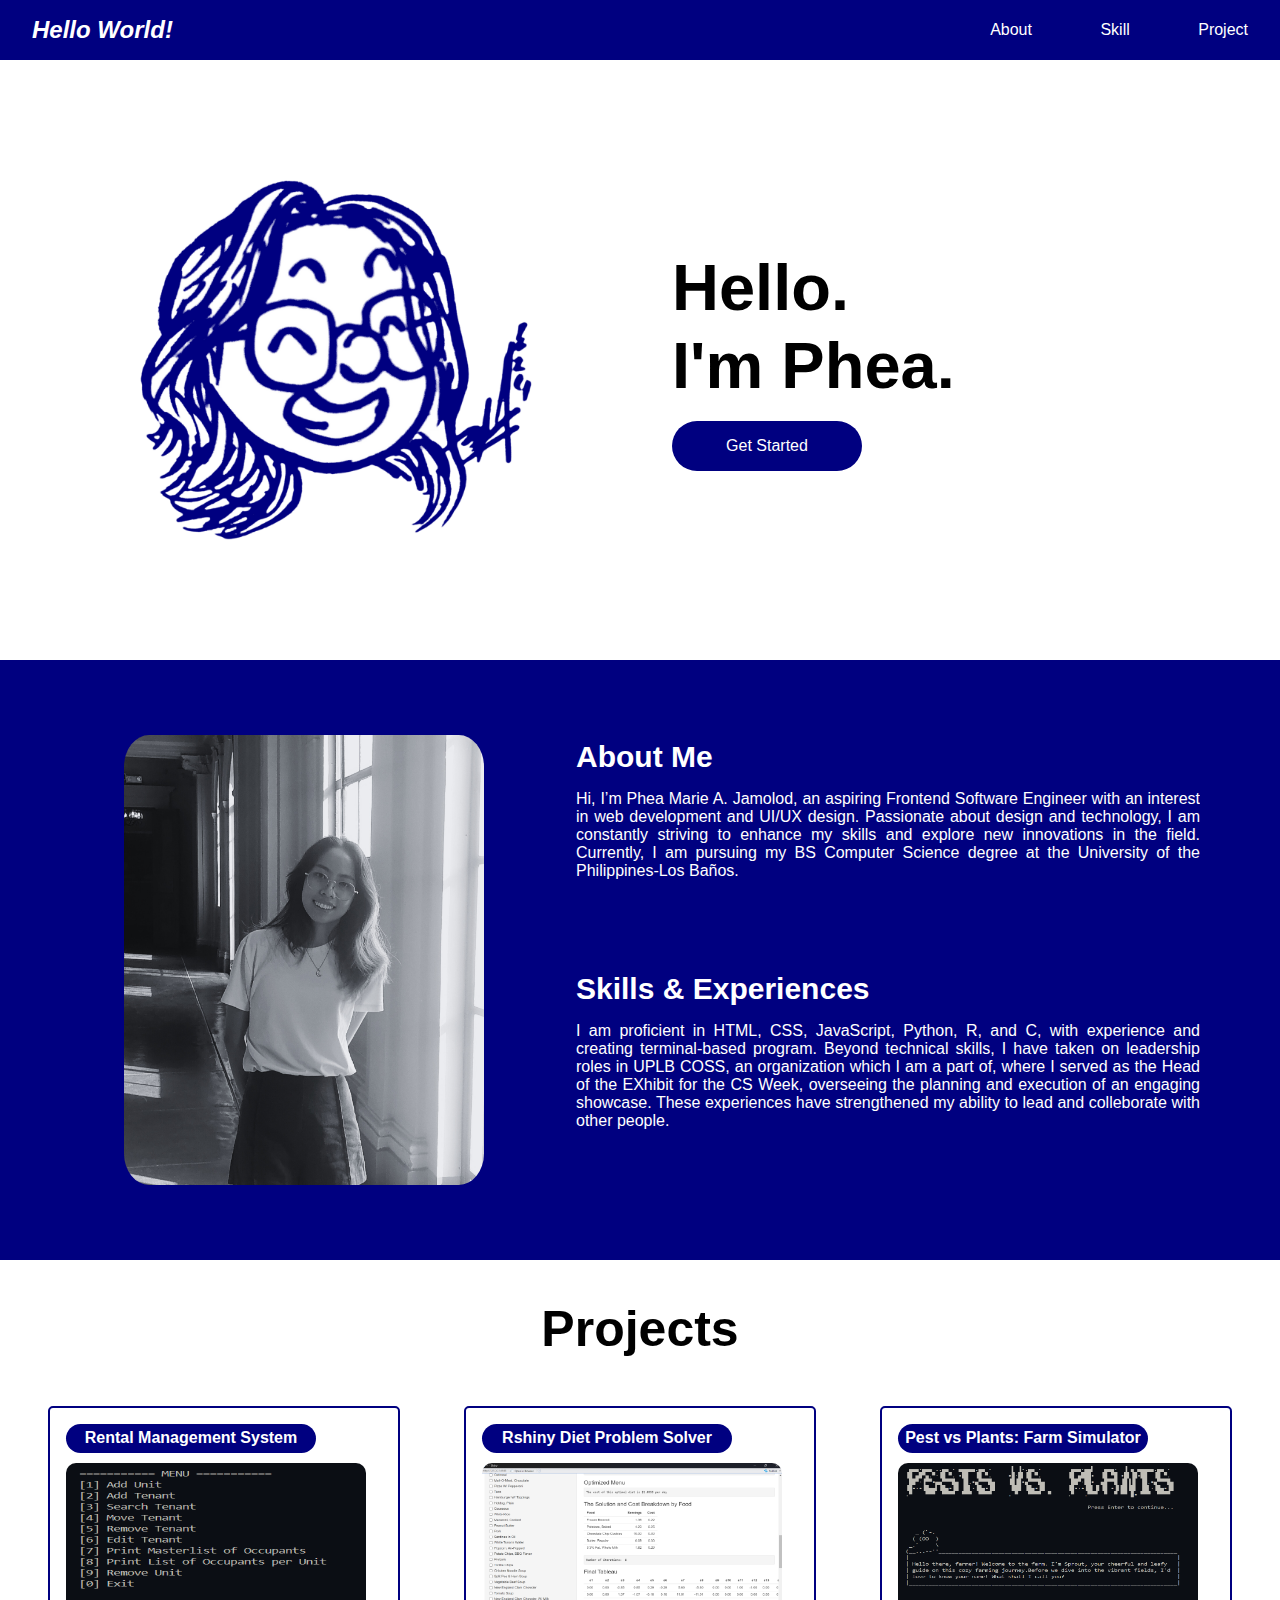
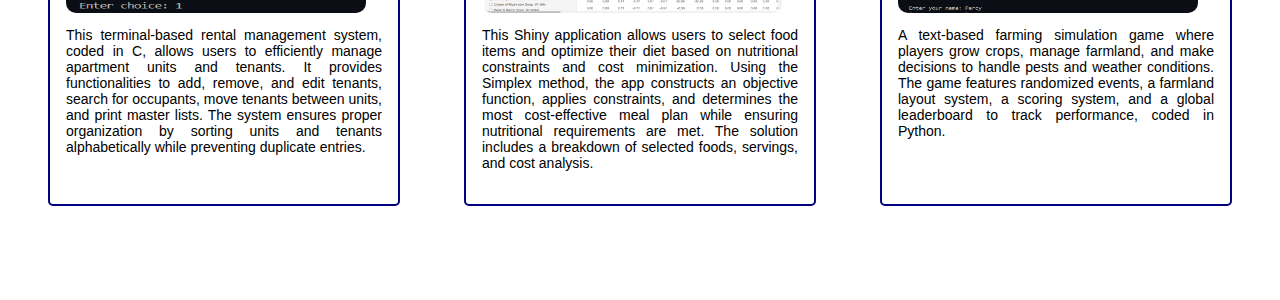
<file: index.html>
<!DOCTYPE html>
<html lang="en">

<head>
    <meta charset="UTF-8">
    <meta name="viewport" content="width=device-width, initial-scale=1.0">
    <link rel="stylesheet" href="style.css">
    <title>Phea's Portfolio</title>
</head>

<body>
    <!-- navigation bar -->
    <nav>
        <div class="logo">Hello World!</div>
        <div class="nav-items">
            <a href="#aboutMe">About</a>
            <a href="#aboutMe">Skill</a>
            <a href="#projectPage">Project</a>
        </div>
    </nav>

    <!-- cover page -->
    <section class="welcome" id="welcomePage">
        <div class="welcome-container">
            <div class="column-left">
                <img src = "icon.png" class="icon-image">
            </div>
            <div class="column-right">
                <h1 class="greeting">Hello.</h1>
                <h1 class="greeting">I'm Phea.</h1>
                <a href="#aboutMe" class="btn">Get Started</a>
            </div>
        </div>
    </section>

    <!-- about me -->
    <section class="about" id="aboutMe">
        <div class="about-container">
            <div class="about-column-left">
                <img src="self-bw.jpg" class="self-image">
            </div>
            <div class="about-column-right">
                <h1>About Me</h1>
                <p class="bio">Hi, I’m Phea Marie A. Jamolod, an aspiring Frontend Software Engineer with an interest in web development and UI/UX design. Passionate about design and technology, I am constantly striving to enhance my skills and explore new innovations in the field. Currently, I am pursuing my BS Computer Science degree at the University of the Philippines-Los Baños.
                </p>
                <h1>Skills & Experiences</h1>
                <p class="skill">I am proficient in HTML, CSS, JavaScript, Python, R, and C, with experience and creating terminal-based program. Beyond technical skills, I have taken on leadership roles in UPLB COSS, an organization which I am a part of, where I served as the Head of the EXhibit for the CS Week, overseeing the planning and execution of an engaging showcase. These experiences have strengthened my ability to lead and colleborate with other people.</p>
            </div>
        </div>
    </section>

    <!-- project page -->
    <section class="project" id="projectPage">
        <h1 class="proj-title">Projects</h1>
        <div class="proj-container">
            <div class="proj1">
                <h1>Rental Management System</h1>
                <img src="proj1.png" class="proj1-image">
                <p>This terminal-based rental management system, coded in C, allows users to efficiently manage apartment units and tenants. It provides functionalities to add, remove, and edit tenants, search for occupants, move tenants between units, and print master lists. The system ensures proper organization by sorting units and tenants alphabetically while preventing duplicate entries.</p>
                
            </div>
            <div class="proj2">
                <h1>Rshiny Diet Problem Solver</h1>
                <img src="proj2.png" class="proj2-image">
                <p>This Shiny application allows users to select food items and optimize their diet based on nutritional constraints and cost minimization. Using the Simplex method, the app constructs an objective function, applies constraints, and determines the most cost-effective meal plan while ensuring nutritional requirements are met. The solution includes a breakdown of selected foods, servings, and cost analysis.</p>
            </div>
            <div class="proj3">
                <h1>Pest vs Plants: Farm Simulator</h1>
                <img src="proj3.png" class="proj3-image">
                <p>A text-based farming simulation game where players grow crops, manage farmland, and make decisions to handle pests and weather conditions. The game features randomized events, a farmland layout system, a scoring system, and a global leaderboard to track performance, coded in Python.</p>
            </div>
        </div>
        
    </section>

</body>

</html>
</file>
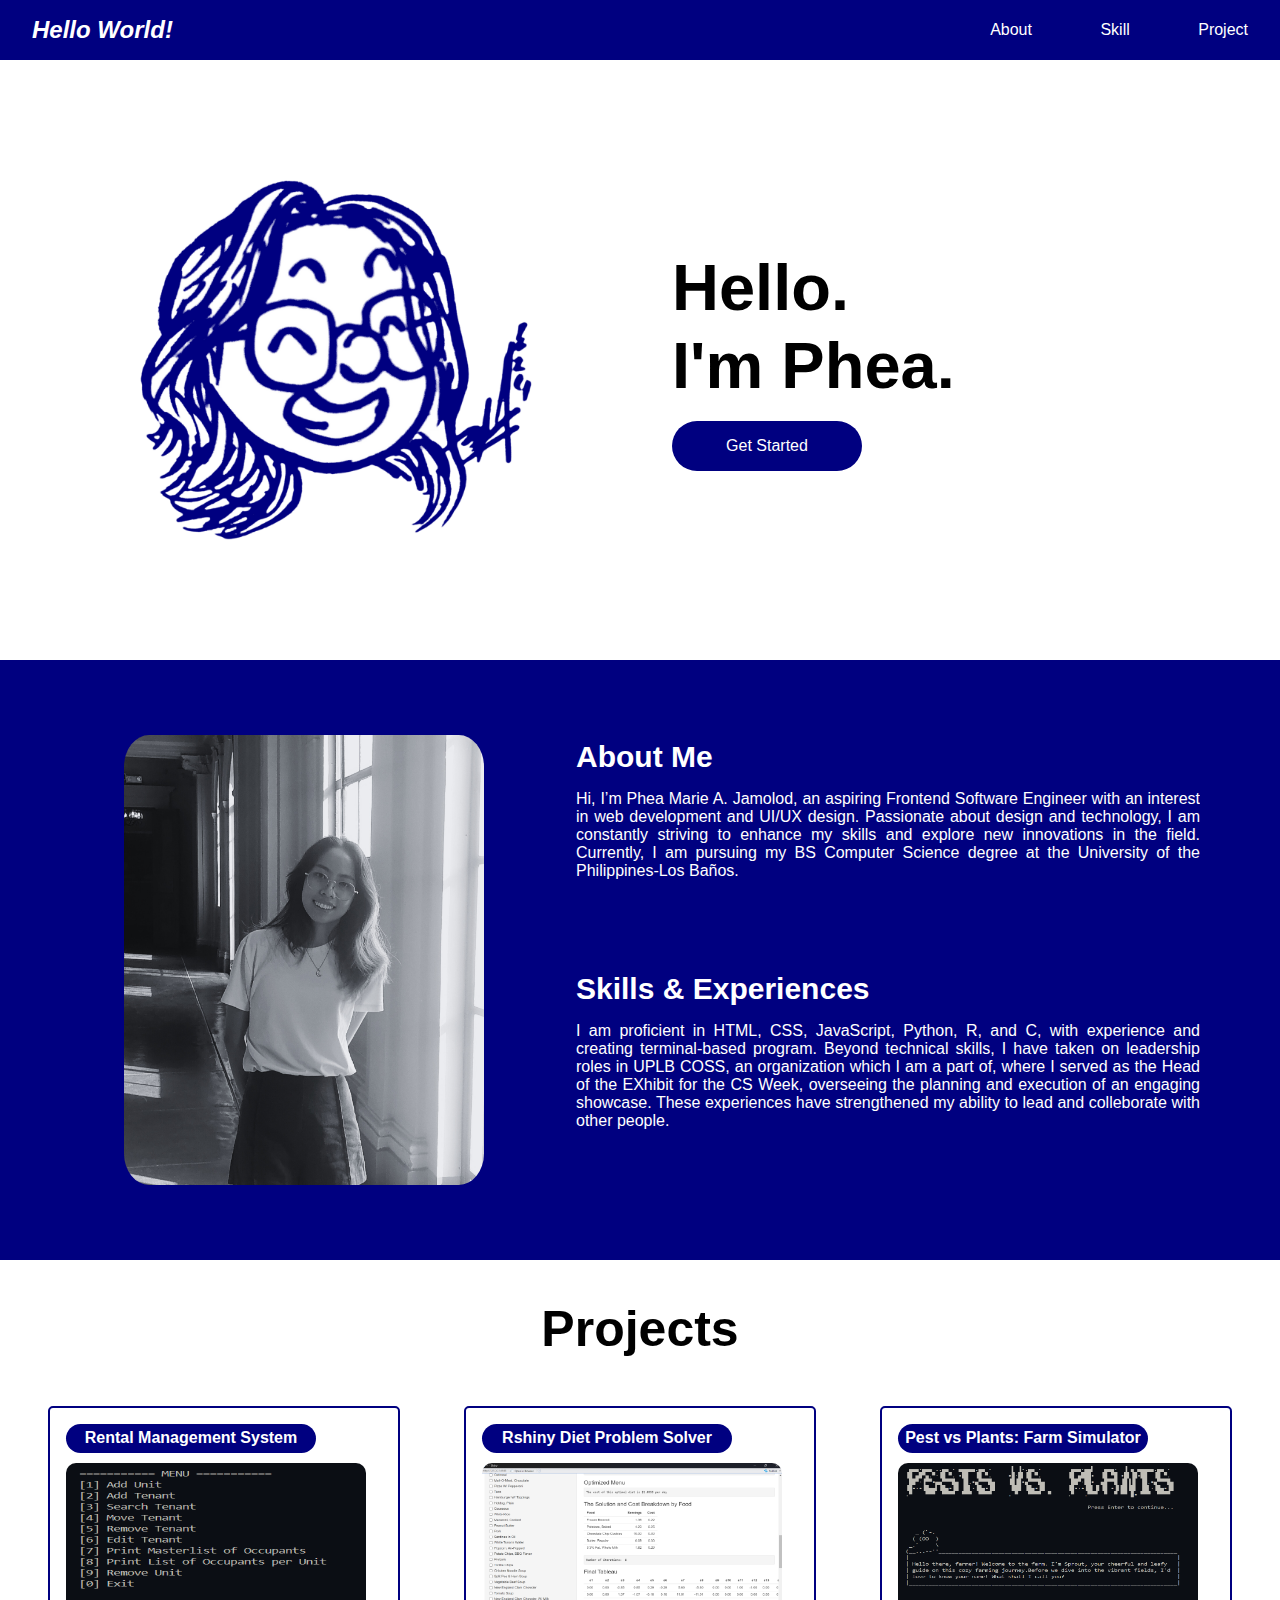
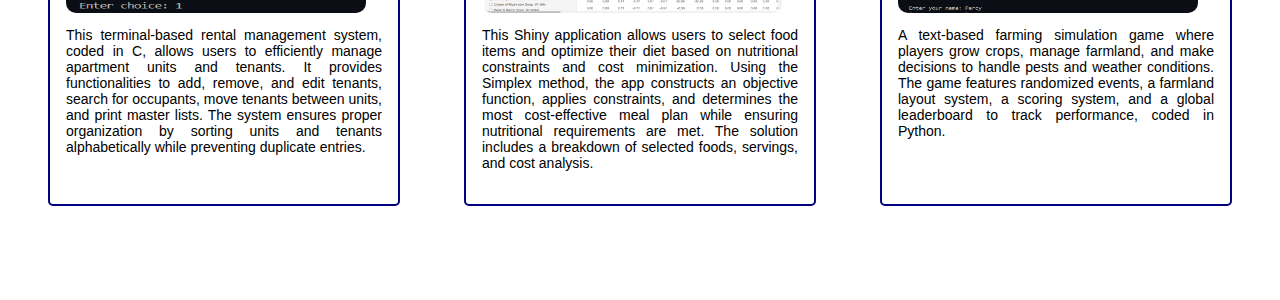
<file: Jamolod02_CMSC100.html>
<!DOCTYPE html>
<html lang="en">

<head>
    <meta charset="UTF-8">
    <meta name="viewport" content="width=device-width, initial-scale=1.0">
    <link rel="stylesheet" href="style.css">
    <title>Phea's Portfolio</title>
</head>

<body>
    <!-- navigation bar -->
    <nav>
        <div class="logo">Hello World!</div>
        <div class="nav-items">
            <a href="#aboutMe">About</a>
            <a href="#aboutMe">Skill</a>
            <a href="#projectPage">Project</a>
        </div>
    </nav>

    <!-- cover page -->
    <section class="welcome" id="welcomePage">
        <div class="welcome-container">
            <div class="column-left">
                <img src = "icon.png" class="icon-image">
            </div>
            <div class="column-right">
                <h1 class="greeting">Hello.</h1>
                <h1 class="greeting">I'm Phea.</h1>
                <a href="#aboutMe" class="btn">Get Started</a>
            </div>
        </div>
    </section>

    <!-- about me -->
    <section class="about" id="aboutMe">
        <div class="about-container">
            <div class="about-column-left">
                <img src="self-bw.jpg" class="self-image">
            </div>
            <div class="about-column-right">
                <h1>About Me</h1>
                <p class="bio">Hi, I’m Phea Marie A. Jamolod, an aspiring Frontend Software Engineer with an interest in web development and UI/UX design. Passionate about design and technology, I am constantly striving to enhance my skills and explore new innovations in the field. Currently, I am pursuing my BS Computer Science degree at the University of the Philippines-Los Baños.
                </p>
                <h1>Skills & Experiences</h1>
                <p class="skill">I am proficient in HTML, CSS, JavaScript, Python, R, and C, with experience and creating terminal-based program. Beyond technical skills, I have taken on leadership roles in UPLB COSS, an organization which I am a part of, where I served as the Head of the EXhibit for the CS Week, overseeing the planning and execution of an engaging showcase. These experiences have strengthened my ability to lead and colleborate with other people.</p>
            </div>
        </div>
    </section>

    <!-- project page -->
    <section class="project" id="projectPage">
        <h1 class="proj-title">Projects</h1>
        <div class="proj-container">
            <div class="proj1">
                <h1>Rental Management System</h1>
                <img src="proj1.png" class="proj1-image">
                <p>This terminal-based rental management system, coded in C, allows users to efficiently manage apartment units and tenants. It provides functionalities to add, remove, and edit tenants, search for occupants, move tenants between units, and print master lists. The system ensures proper organization by sorting units and tenants alphabetically while preventing duplicate entries.</p>
                
            </div>
            <div class="proj2">
                <h1>Rshiny Diet Problem Solver</h1>
                <img src="proj2.png" class="proj2-image">
                <p>This Shiny application allows users to select food items and optimize their diet based on nutritional constraints and cost minimization. Using the Simplex method, the app constructs an objective function, applies constraints, and determines the most cost-effective meal plan while ensuring nutritional requirements are met. The solution includes a breakdown of selected foods, servings, and cost analysis.</p>
            </div>
            <div class="proj3">
                <h1>Pest vs Plants: Farm Simulator</h1>
                <img src="proj3.png" class="proj3-image">
                <p>A text-based farming simulation game where players grow crops, manage farmland, and make decisions to handle pests and weather conditions. The game features randomized events, a farmland layout system, a scoring system, and a global leaderboard to track performance, coded in Python.</p>
            </div>
        </div>
        
    </section>

</body>

</html>
</file>
<file: style.css>
* {
    box-sizing: border-box;
    margin: 0;
    padding: 0;
    font-family: 'Trebuchet MS', 'Lucida Sans Unicode', 'Lucida Grande', 'Lucida Sans', Arial, sans-serif;
}

nav {
    height: 60px;
    background-color: navy;
    display: flex;
    justify-content: space-between;
    align-items: center;
    padding: 3rem calc((100vw -1300px))/2;
}

nav a {
    text-decoration: none;
    color: white;
    padding: 0 2rem;

}

nav a:hover {
    color: black;
}

.logo {
    color: white;
    font-size: 1.5rem;
    font-weight: bold;
    font-style: italic;
    padding: 2rem;
}

.welcome {
    background-color: white;
}

.welcome-container {
    display: grid;
    grid-template-columns: 1fr 1fr;
    height: 600px;
}

.column-left {
    display: flex;
    justify-content: center;
    align-items: center;
    padding-top: 0rem;
    padding-bottom: 0rem;
    padding-left: 3rem;
    padding-right: 1rem;
}

.icon-image {
    width: 400px;
    height: 400px;
    object-fit: cover;
}

.column-right {
    display: flex;
    flex-direction: column;
    justify-content: center;
    color: black;
    padding-top: 0rem;
    padding-bottom: 0rem;
    padding-right: 3rem;
    padding-left: 2rem;
    height: 600px;
}

.column-right h1 {
    font-size: 65px;
    line-height: 1.2;
    color: black;
    font-weight: bolder;
}

button {
    margin-top: 1rem;
    padding: 1rem 3rem;
    font-size: 1rem;
    border: none;
    color: white;
    background: navy;
    border-radius: 50px;
    width: 190px ;
}
.btn {
    display: inline-block; 
    margin-top: 1rem;
    padding: 1rem 3rem;
    font-size: 1rem;
    border: none;
    color: white;
    background: navy;
    border-radius: 50px;
    width: 190px;
    text-align: center;
    text-decoration: none;
}

.btn:hover {
    background: black;
}


/* ----------------------------------------------------------- */

.about {
    background-color: navy;
}

.about-container {
    display: grid;
    grid-template-columns: .9fr 1.1fr;
    height: 600px;
}

.self-image {
    width: 360px;
    height: 450px;
    object-fit: cover;
    border-radius: 7%;
    margin-top: 0rem;
}

.about-column-left {
    display: flex;
    justify-content: center;
    align-items: center;
    padding-top: 0rem;
    padding-bottom: 0rem;
    padding-left: 3rem;
    padding-right: 1rem;
}

.about-column-right {
    padding-top: 3rem;
    padding-bottom: 1rem;
    padding-right: 5rem;
    justify-self: left;
    justify-content: center;
    align-items: center;
}

.about-column-right h1 {
    padding-top: 2rem;
    color: white;
    padding-bottom: 1rem;
    font-size: 30px;
}

.bio {
    display: block;
    text-align: justify;
    color: white;
    height: 150px;
    overflow: auto;
    font-size: 16px;
}

.skill {
    display: block;
    padding-bottom: 1rem;
    text-align: justify;
    color: white;
    height: 1px;
    overflow: auto;
    font-size: 16px;
    height: 180px;
}

/* --------------------------------------------------------------- */

.project {
    height: 600px;
}

.proj-title{
    display: flex;
    justify-content: center;
    margin-top: 2.5rem;
    font-size: 50px;
    font-weight: bolder;
}

.proj-container {
    color: white; 
    padding: 1rem; 
    border-radius: 15px; 
    height: 500px;
    justify-content: space-evenly;
    display: flex;    
}

.proj1 {
    border: 2px solid navy;
    color: black; 
    padding: 1rem; 
    border-radius: 5px; 
    margin: 2rem 2rem;
    height: 400px;
    width: 450px;
}

.proj1 h1 {
    display: flex;
    justify-content: center;
    text-align: center;
    background-color: navy;
    border-radius: 15px;
    padding-top: 5px;
    padding-bottom: 5px;
    color: white;
    margin-bottom: 10px;
    font-size: 16px;
    width: 250px;
    height: 29px;
}

.proj1 p {
    font-size: 14px;
    text-align: justify;
    padding-top: 10px;
}

.proj1-image {
    border-radius: 10px;
    height: 150px;
    width: 300px;
    object-fit: fill;
}

.proj2 {
    border: 2px solid navy;
    color: black; 
    padding: 1rem; 
    border-radius: 5px;  
    padding: 1rem; 
    margin: 2rem 2rem;
    height: 400px;
    width: 450px;
}

.proj2 h1 {
    display: flex;
    justify-content: center;
    text-align: center;
    background-color: navy;
    border-radius: 15px;
    padding-top: 5px;
    padding-bottom: 5px;
    color: white;
    margin-bottom: 10px;
    font-size: 16px;
    width: 250px;
    height: 29px;

}

.proj2 p {
    font-size: 14px;
    text-align: justify;
    padding-top: 10px;
}

.proj2-image {
    border-radius: 10px;
    height: 150px;
    width: 300px;
    object-fit: fill;
}

.proj3 {
    border: 2px solid navy;
    color: black; 
    padding: 1rem; 
    border-radius: 5px; 
    padding: 1rem; 
    margin: 2rem 2rem;
    height: 400px;
    width: 450px;
}

.proj3 h1 {
    display: flex;
    justify-content: center;
    text-align: center;
    background-color: navy;
    border-radius: 15px;
    padding-top: 5px;
    padding-bottom: 5px;
    color: white;
    margin-bottom: 10px;
    font-size: 16px;
    width: 250px;
    height: 29px;
}

.proj3 p {
    font-size: 14px;
    text-align: justify;
    padding-top: 10px;
}

.proj3-image {
    border-radius: 10px;
    height: 150px;
    width: 300px;
    object-fit: fill;
}
</file>
